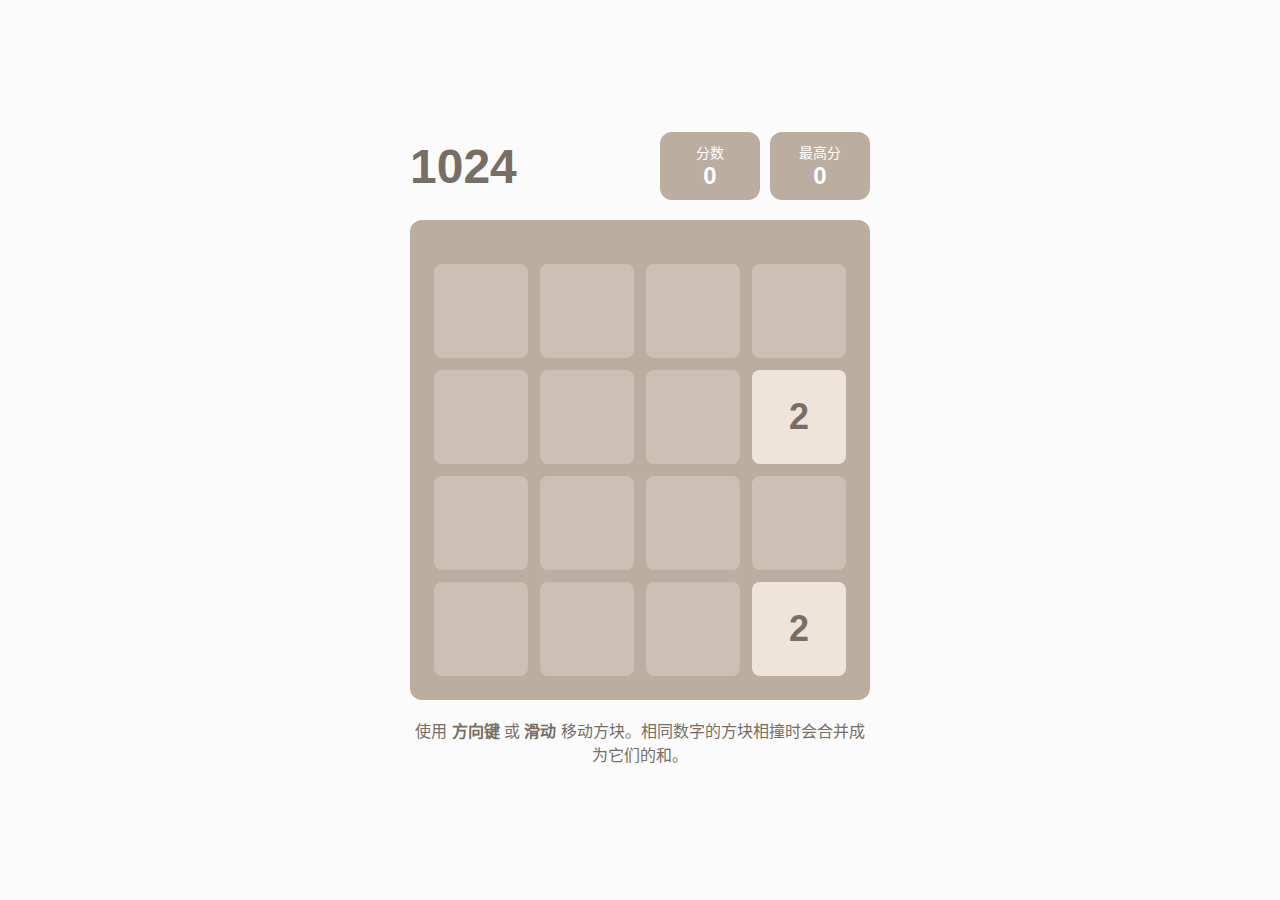
<file: index.html>
<!DOCTYPE html>
<html lang="zh-CN">
<head>
    <meta charset="UTF-8">
    <meta name="viewport" content="width=device-width, initial-scale=1.0">
    <title>1024 Game</title>
    <link rel="stylesheet" href="./css/style.css">
    <link rel="icon" href="./assets/favicon.ico">
    <meta name="description" content="1024游戏 - 合并方块，挑战高分">
    <!-- 确保资源可以加载 -->
    <style>
        /* 备用基础样式，防止CSS加载失败时页面完全没有样式 */
        body {
            font-family: -apple-system, BlinkMacSystemFont, "Segoe UI", Roboto, Helvetica, Arial, sans-serif;
            background-color: #fbfbfb;
            color: #776e65;
            display: flex;
            justify-content: center;
            min-height: 100vh;
            margin: 0;
            padding: 20px;
        }
        .container {
            width: 100%;
            max-width: 500px;
        }
        .grid-container {
            background: #bbada0;
            border-radius: 8px;
            padding: 12px;
            margin-top: 20px;
        }
        .retry-button {
            display: inline-block;
            background: #8f7a66;
            border-radius: 8px;
            padding: 12px 24px;
            color: white;
            text-decoration: none;
            cursor: pointer;
            font-weight: bold;
        }
    </style>
</head>
<body>
    <div class="container">
        <header>
            <h1>1024</h1>
            <div class="scores-container">
                <div class="score-box">
                    <span class="score-label">分数</span>
                    <span id="score">0</span>
                </div>
                <div class="score-box">
                    <span class="score-label">最高分</span>
                    <span id="best-score">0</span>
                </div>
            </div>
        </header>
        
        <div class="game-container">
            <div class="game-message">
                <p></p>
                <div class="lower">
                    <a class="retry-button">再试一次</a>
                </div>
            </div>
            <div class="grid-container">
                <div class="grid-row">
                    <div class="grid-cell"></div>
                    <div class="grid-cell"></div>
                    <div class="grid-cell"></div>
                    <div class="grid-cell"></div>
                </div>
                <div class="grid-row">
                    <div class="grid-cell"></div>
                    <div class="grid-cell"></div>
                    <div class="grid-cell"></div>
                    <div class="grid-cell"></div>
                </div>
                <div class="grid-row">
                    <div class="grid-cell"></div>
                    <div class="grid-cell"></div>
                    <div class="grid-cell"></div>
                    <div class="grid-cell"></div>
                </div>
                <div class="grid-row">
                    <div class="grid-cell"></div>
                    <div class="grid-cell"></div>
                    <div class="grid-cell"></div>
                    <div class="grid-cell"></div>
                </div>
                <div class="tile-container"></div>
            </div>
        </div>
        
        <div class="game-explanation">
            <p>使用 <strong>方向键</strong> 或 <strong>滑动</strong> 移动方块。相同数字的方块相撞时会合并成为它们的和。</p>
        </div>
    </div>
    <script src="./js/game.js"></script>
    <!-- 添加错误处理脚本 -->
    <script>
    window.addEventListener('error', function(e) {
        console.error('资源加载错误:', e.target.src || e.target.href);
    }, true);
    </script>
</body>
</html>
</file>
<file: css/style.css>
* {
    box-sizing: border-box;
    padding: 0;
    margin: 0;
    font-family: -apple-system, BlinkMacSystemFont, "Segoe UI", Roboto, Helvetica, Arial, sans-serif;
}

body {
    background-color: #fbfbfb;
    color: #776e65;
    display: flex;
    justify-content: center;
    align-items: center;
    min-height: 100vh;
}

.container {
    width: 100%;
    max-width: 500px;
    padding: 20px;
}

header {
    display: flex;
    justify-content: space-between;
    align-items: center;
    margin-bottom: 20px;
}

h1 {
    font-size: 48px;
    font-weight: bold;
    color: #776e65;
}

.scores-container {
    display: flex;
    gap: 10px;
}

.score-box {
    background: #bbada0;
    padding: 10px 20px;
    border-radius: 12px;
    text-align: center;
    color: white;
    min-width: 100px;
}

.score-label {
    display: block;
    font-size: 14px;
    text-transform: uppercase;
}

#score, #best-score {
    display: block;
    font-size: 24px;
    font-weight: bold;
}

.game-container {
    position: relative;
    background: #bbada0;
    padding: 12px;
    border-radius: 12px;
    margin-top: 20px;
}

.grid-container {
    position: relative;
    display: grid;
    grid-gap: 12px;
    background: #bbada0;
    border-radius: 8px;
    padding: 12px;
}

.grid-row {
    display: grid;
    grid-template-columns: repeat(4, 1fr);
    grid-gap: 12px;
}

.grid-cell {
    width: 100%;
    padding-bottom: 100%;
    background: rgba(238, 228, 218, 0.35);
    border-radius: 8px;
}

.tile-container {
    position: absolute;
    top: 0;
    left: 0;
    right: 0;
    bottom: 0;
    z-index: 2;
    pointer-events: none;
}

.tile {
    position: absolute;
    display: flex;
    justify-content: center;
    align-items: center;
    background: #eee4da;
    border-radius: 8px;
    font-size: 36px;
    font-weight: bold;
    transition: all 0.15s ease;
    z-index: 10;
    text-align: center;
    line-height: 1;
}

.tile-2 { background: #eee4da; }
.tile-4 { background: #ede0c8; }
.tile-8 { background: #f2b179; color: white; }
.tile-16 { background: #f59563; color: white; }
.tile-32 { background: #f67c5f; color: white; }
.tile-64 { background: #f65e3b; color: white; }
.tile-128 {
    background: #edcf72;
    color: white;
    font-size: 28px;
    box-shadow: 0 0 10px rgba(243, 215, 116, 0.5);
}
.tile-256 {
    background: #edcc61;
    color: white;
    font-size: 28px;
    box-shadow: 0 0 10px rgba(243, 215, 116, 0.6);
}
.tile-512 {
    background: #edc850;
    color: white;
    font-size: 28px;
    box-shadow: 0 0 10px rgba(243, 215, 116, 0.7);
}
.tile-1024 {
    background: #edc53f;
    color: white;
    font-size: 24px;
    box-shadow: 0 0 10px rgba(243, 215, 116, 0.8);
}
.tile-2048 {
    background: #edc22e;
    color: white;
    font-size: 24px;
    box-shadow: 0 0 10px rgba(243, 215, 116, 0.9);
}

.game-message {
    display: none;
    position: absolute;
    top: 0;
    right: 0;
    bottom: 0;
    left: 0;
    background: rgba(238, 228, 218, 0.73);
    z-index: 100;
    flex-direction: column;
    align-items: center;
    justify-content: center;
    text-align: center;
    border-radius: 12px;
}

.game-message.game-over {
    display: flex;
}

.game-message p {
    font-size: 60px;
    font-weight: bold;
    margin-bottom: 20px;
}

.retry-button {
    display: inline-block;
    background: #8f7a66;
    border-radius: 8px;
    padding: 12px 24px;
    color: white;
    text-decoration: none;
    cursor: pointer;
    font-weight: bold;
    transition: background 0.15s ease;
}

.retry-button:hover {
    background: #7f6a56;
}

.game-explanation {
    margin-top: 20px;
    text-align: center;
    font-size: 16px;
    line-height: 1.5;
}
</file>
